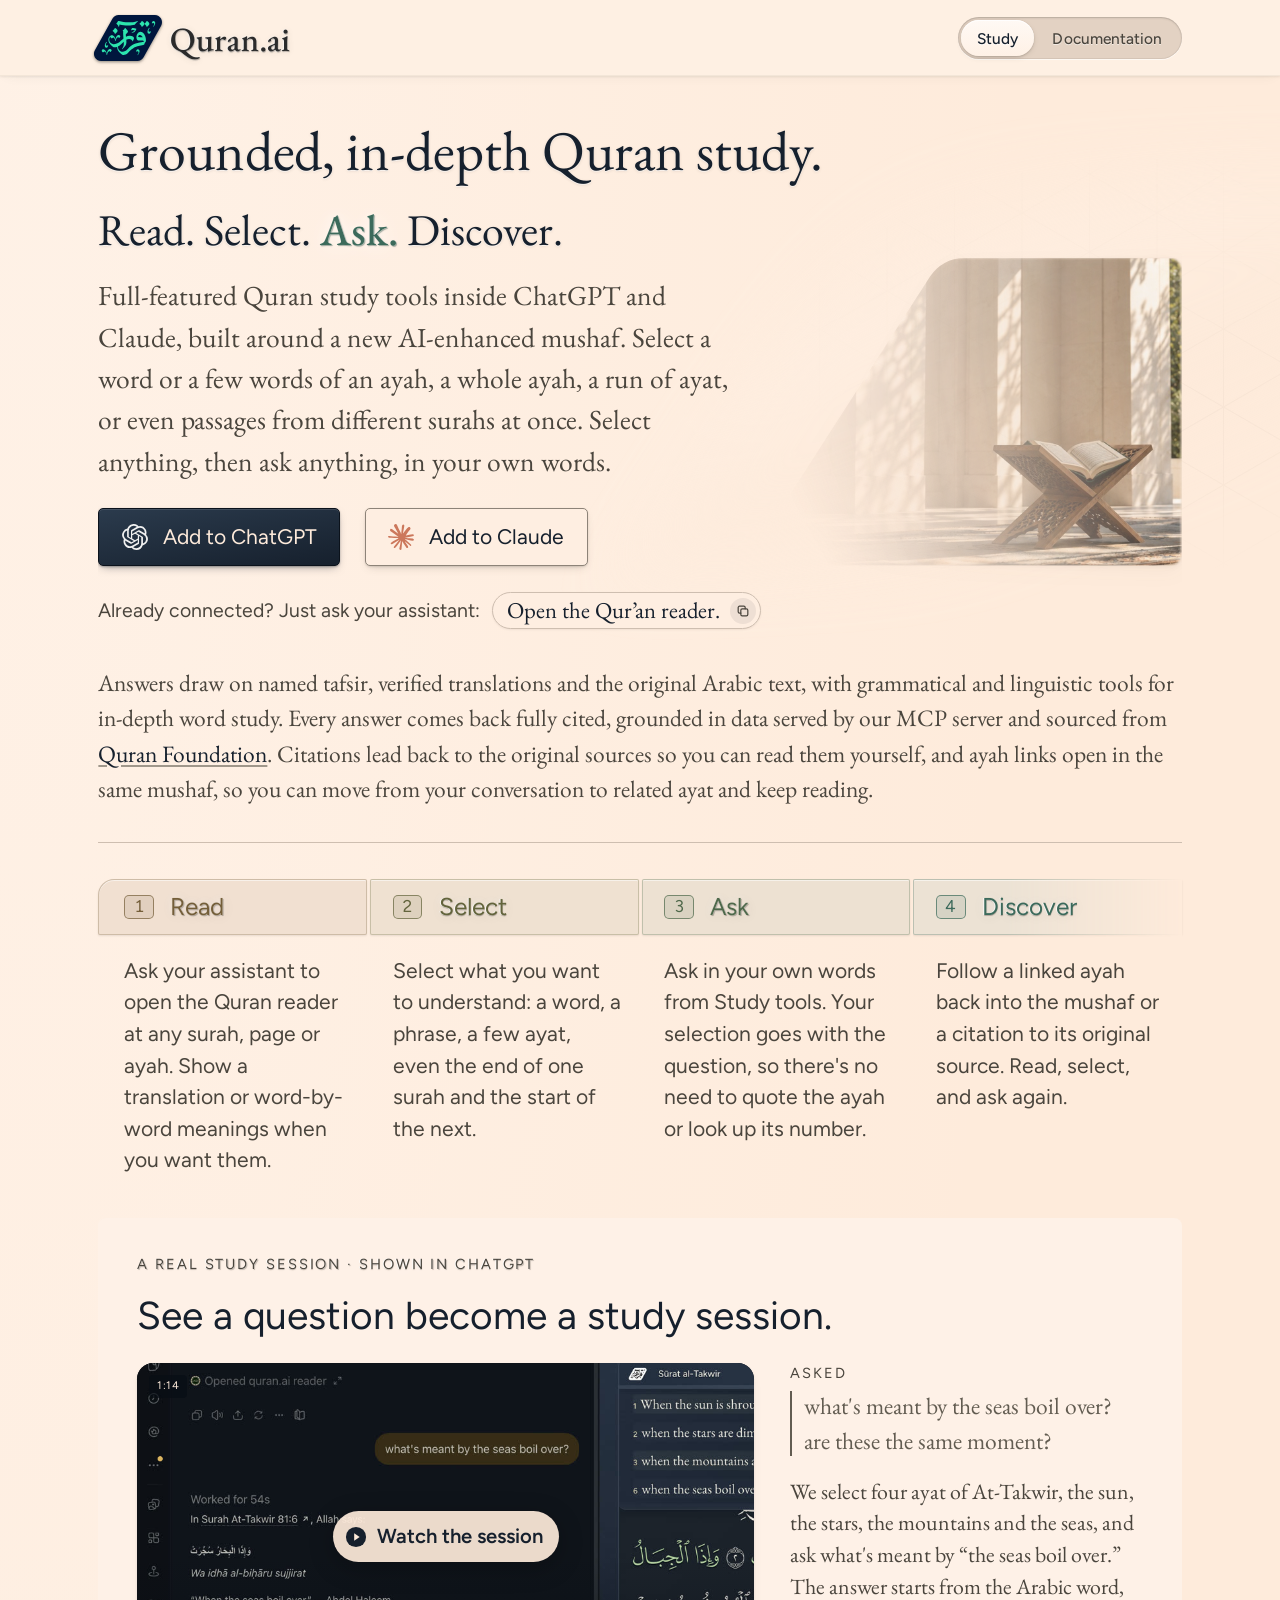
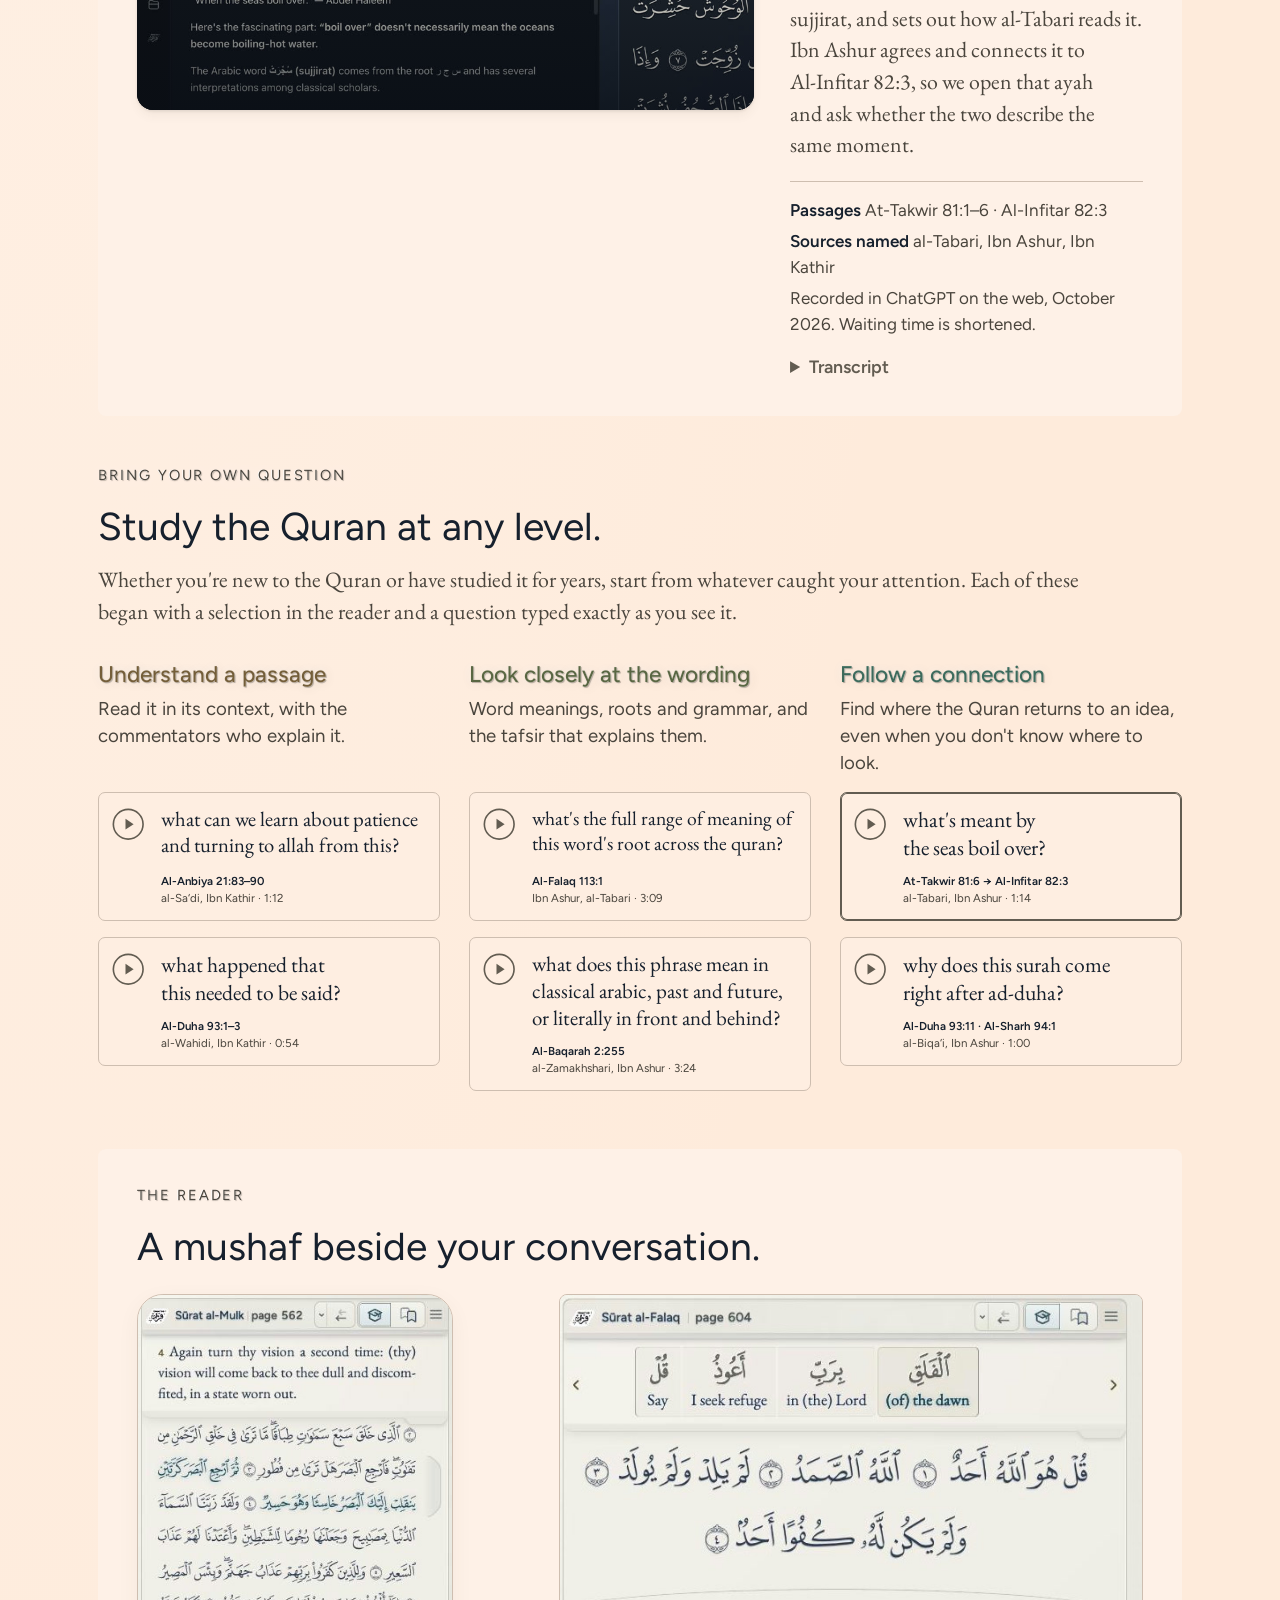
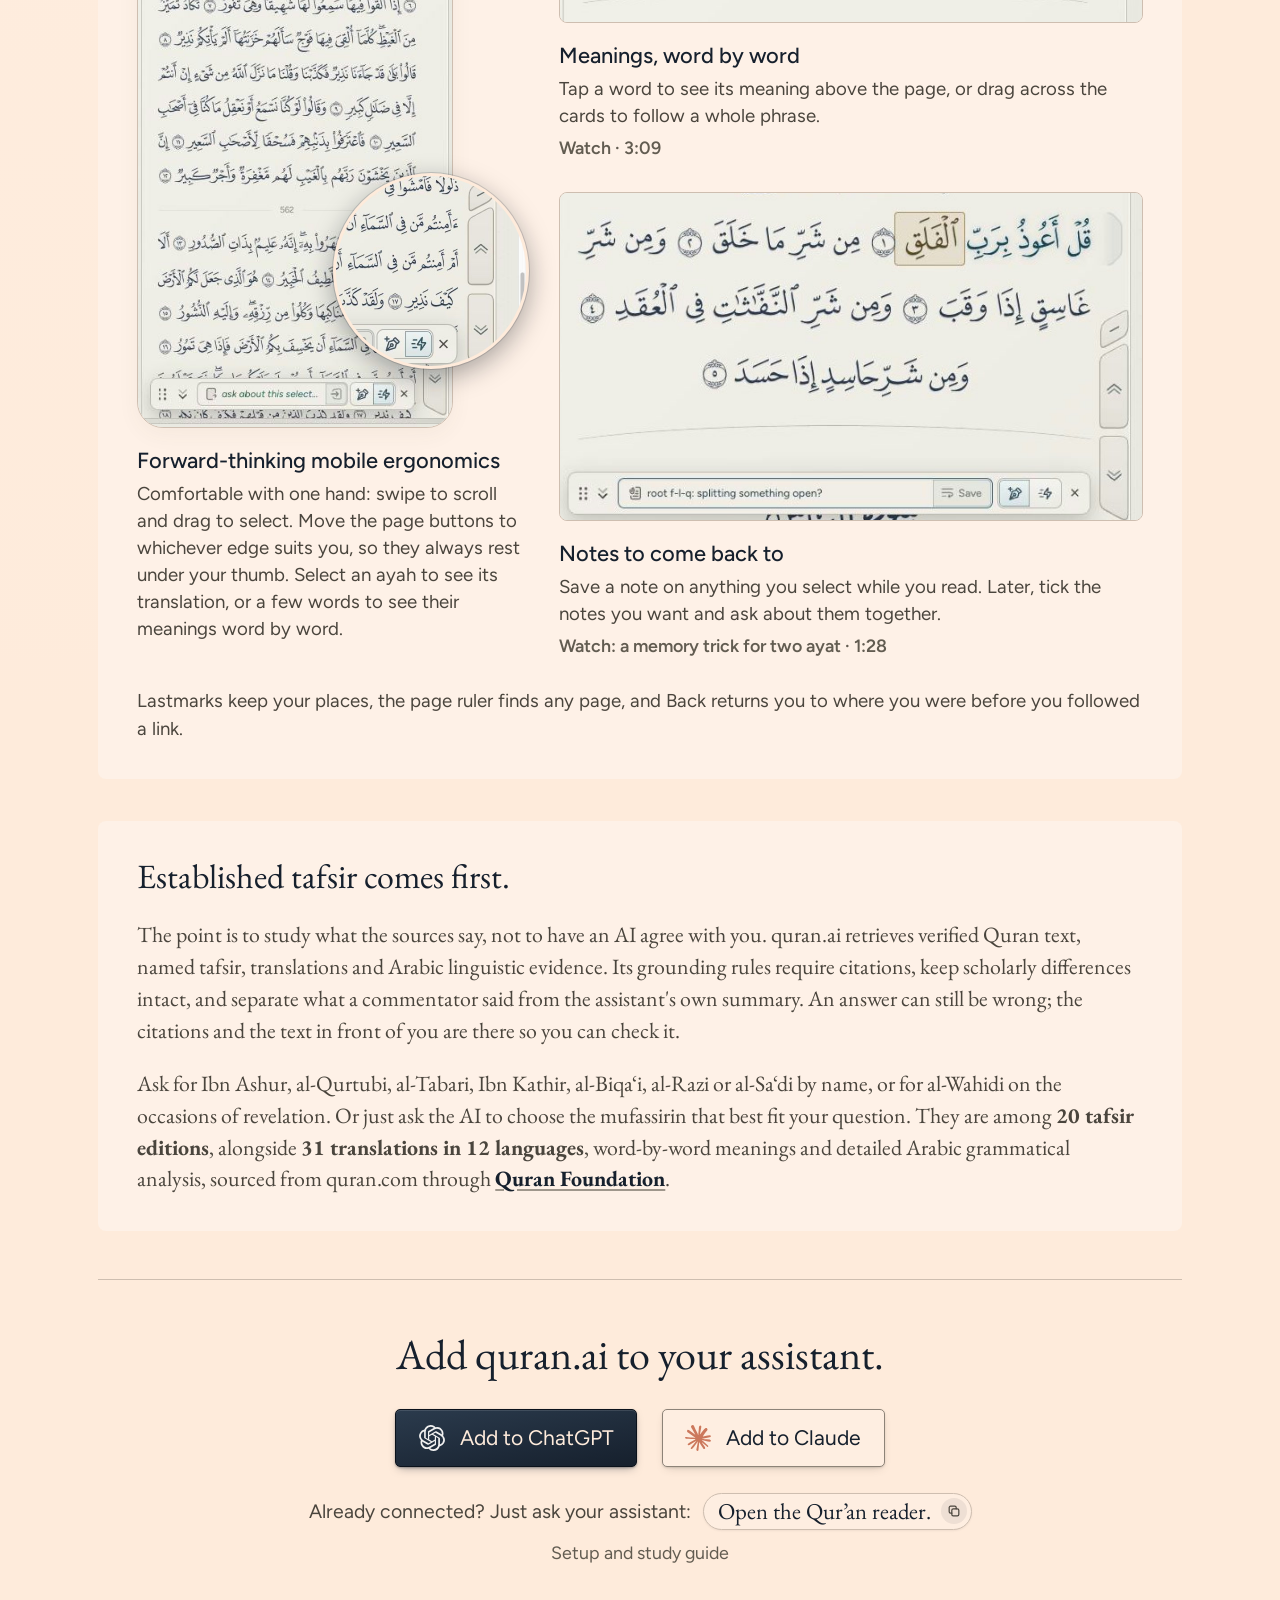
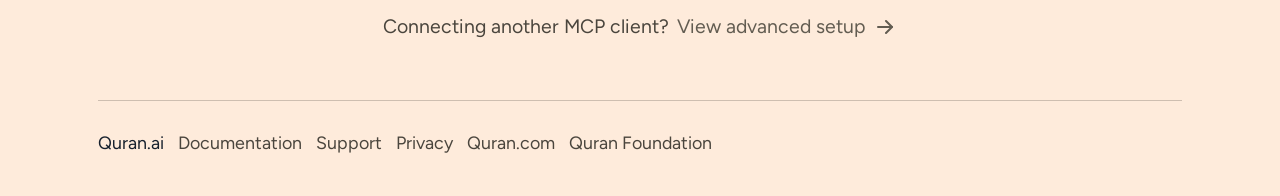
<file: index.html>
<!DOCTYPE html>
<html lang="en" data-theme="sepia">
<head>
  <!-- Google tag (gtag.js) -->
  <script async src="https://www.googletagmanager.com/gtag/js?id=G-6N91YL10CK"></script>
  <script>
    window.dataLayer = window.dataLayer || [];
    function gtag(){dataLayer.push(arguments);}
    gtag('js', new Date());
    gtag('config', 'G-6N91YL10CK');
  </script>
  <meta charset="UTF-8">
  <meta name="viewport" content="width=device-width, initial-scale=1.0">
  <script>
    (() => {
      document.documentElement.dataset.theme = matchMedia('(prefers-color-scheme: dark)').matches ? 'navy' : 'sepia';
    })();
  </script>

  <title>quran.ai — Grounded, in-depth Quran study</title>
  <meta name="description" content="Read the Quran in ChatGPT or Claude. Ask about its language and interpretation, compare named tafsir, and follow cited passages back into the reader.">
  <link rel="icon" type="image/png" sizes="16x16" href="/favicon-16.png?v=20261001">
  <link rel="icon" type="image/png" sizes="32x32" href="/favicon-32.png?v=20261001">
  <link rel="icon" type="image/png" sizes="48x48" href="/favicon-48.png?v=20261001">
  <link rel="apple-touch-icon" sizes="180x180" href="/apple-touch-icon.png?v=20261001">

  <meta property="og:type" content="website">
  <meta property="og:url" content="https://quran.ai">
  <meta property="og:title" content="quran.ai — Grounded, in-depth Quran study">
  <meta property="og:description" content="Read the Quran in ChatGPT or Claude. Ask about its language and interpretation, compare named tafsir, and follow cited passages back into the reader.">
  <meta property="og:image" content="https://quran.ai/og-image.png?v=20261004">
  <meta property="og:image:width" content="2400">
  <meta property="og:image:height" content="1260">
  <meta property="og:image:alt" content="quran.ai — Grounded, in-depth Quran study.">
  <meta property="og:site_name" content="quran.ai">

  <meta name="twitter:card" content="summary_large_image">
  <meta name="twitter:title" content="quran.ai — Grounded, in-depth Quran study">
  <meta name="twitter:description" content="Read the Quran in ChatGPT or Claude. Ask about its language and interpretation, compare named tafsir, and follow cited passages back into the reader.">
  <meta name="twitter:image" content="https://quran.ai/og-image.png?v=20261004">
  <meta name="twitter:image:alt" content="quran.ai — Grounded, in-depth Quran study.">

  <link rel="stylesheet" href="/styles.css?v=20261105">
</head>
<body>
  <div class="hero-atmosphere" aria-hidden="true" hidden></div>
  <div class="page-frame">
  <div class="site-shell" id="top">
    <header class="site-header">
      <a class="brand" href="#top" aria-label="quran.ai home">
        <span class="brand-symbol" aria-hidden="true"><img class="brand-symbol-sepia" src="/branding/symbol-navy.svg?v=20261105" alt="" width="74" height="51"><img class="brand-symbol-navy" src="/branding/symbol-white.svg?v=20261105" alt="" width="70" height="70"></span>
        <span class="brand-name">Quran.ai</span>
      </a>
      <nav class="main-nav" aria-label="Main navigation">
        <a class="nav-link" href="#study" aria-current="page">Study</a>
        <a class="nav-link" href="https://mcp.quran.ai/documentation">Documentation</a>
      </nav>
    </header>

    <main class="page-content">
      <section class="hero" id="study" aria-labelledby="hero-title">
        <div class="hero-copy">
          <h1 id="hero-title"> Grounded, in-depth Quran study.</h1>
          <p class="hero-subtitle">Read. Select. <strong>Ask.</strong> Discover.</p>
          <p class="hero-lead"> Full-featured Quran study tools inside ChatGPT and Claude, built around a new AI-enhanced mushaf. Select a word or a few words of an ayah, a whole ayah, a run of ayat, or even passages from different surahs at once. Select anything, then ask anything, in your own words.</p>
          <div class="actions">
            <a class="button button-primary" href="https://chatgpt.com/plugins/plugin_asdk_app_69aca72176f4819197186bc55da38fe0">
              <img class="button-mark openai-mark" src="/branding/openai-mark.svg?v=20261105" alt="" width="16" height="16">
              <span>Add to ChatGPT</span>
            </a>
            <a class="button button-secondary" href="https://claude.ai/customize/connectors/id/93841aad-73da-4cf4-8b25-80bac4f02f42">
              <img class="button-mark" src="/branding/claude-mark.svg?v=20261105" alt="" width="16" height="16">
              <span>Add to Claude</span>
            </a>
          </div>
          <p class="connected" style="grid-column:1 / -1"><span class="connected-label">Already connected? Just ask your assistant:</span> <button class="starter" type="button" onclick="copyStarter(this)" aria-label="Copy: Open the Qur'an reader."><span class="starter-text">Open the Qur’an reader.</span><span class="starter-icon" aria-hidden="true"><svg class="i-copy" viewBox="0 0 16 16"><rect x="5.5" y="5.5" width="8" height="8" rx="1.6"/><path d="M10.5 5.5v-1.4a1.6 1.6 0 0 0-1.6-1.6H4.1a1.6 1.6 0 0 0-1.6 1.6v4.8a1.6 1.6 0 0 0 1.6 1.6h1.4"/></svg><svg class="i-done" viewBox="0 0 16 16"><path d="M3.5 8.5l3 3 6-7"/></svg></span><span class="starter-tip" role="status"></span></button></p>
          <p class="hero-lead hero-lead-more" style="grid-column:1 / -1">Answers draw on named tafsir, verified translations and the original Arabic text, with grammatical and linguistic tools for in-depth word study. Every answer comes back fully cited, grounded in data served by our MCP server and sourced from <a class="inline-link" href="https://quran.org">Quran Foundation</a>. Citations lead back to the original sources so you can read them yourself, and ayah links open in the same mushaf, so you can move from your conversation to related ayat and keep reading.</p>
        </div>
        <div class="hero-photo-frame" aria-hidden="true">
          <div class="hero-photo-shadow">
            <div class="hero-photo-window">
              <img src="/branding/hero-open-rehal.jpg?v=20261105" alt="" width="1000" height="750">
            </div>
          </div>
        </div>
      </section>

      <section class="study-flow" aria-label="How to study">
        
        <ol class="steps">
          <li><div class="step-head"><span class="step-number" aria-hidden="true">1</span><h2>Read</h2></div><p>Ask your assistant to open the Quran reader at any surah, page or ayah. Show a translation or word-by-word meanings when you want them.</p></li>
          <li><div class="step-head"><span class="step-number" aria-hidden="true">2</span><h2>Select</h2></div><p>Select what you want to understand: a word, a phrase, a few ayat, even the end of one surah and the start of the next.</p></li>
          <li><div class="step-head"><span class="step-number" aria-hidden="true">3</span><h2>Ask</h2></div><p>Ask in your own words from Study tools. Your selection goes with the question, so there's no need to quote the ayah or look up its number.</p></li>
          <li><div class="step-head"><span class="step-number" aria-hidden="true">4</span><h2>Discover</h2></div><p>Follow a linked ayah back into the mushaf or a citation to its original source. Read, select, and ask again.</p></li>
        </ol>
      </section>

      <section class="section-panel" id="watch" aria-labelledby="watch-title">
        
        <p class="eyebrow">A real study session · shown in ChatGPT</p>
        <h2 id="watch-title">See a question become a study session.</h2>
        <div class="watch-grid">
          <figure class="player" id="player">
            <video id="player-video" preload="none" playsinline poster="/media/posters/seas-boil-over.jpg" src="/media/seas-boil-over.mp4"><track kind="captions" srclang="en" label="English" default src="/media/captions/seas-boil-over.vtt"></video>
            <span class="player-label" id="player-label">1:14</span>
            <button class="player-start" id="player-start" type="button" aria-label="Play the study session"><span><svg viewBox="0 0 24 24" aria-hidden="true"><circle cx="12" cy="12" r="11" fill="currentColor"/><path d="M10 8l6 4-6 4z" fill="#feebdb"/></svg>Watch the session</span></button>
          </figure>
          <div class="watch-copy" id="watch-copy">
            <p class="asked-label">Asked</p>
            <ul class="asked"><li>what's meant by the seas boil over?</li><li>are these the same moment?</li></ul>
            <p class="copy">We select four ayat of At-Takwir, the sun, the stars, the mountains and the seas, and ask what's meant by “the seas boil over.” The answer starts from the Arabic word, sujjirat, and sets out how al-Tabari reads it. Ibn Ashur agrees and connects it to Al-Infitar 82:3, so we open that ayah and ask whether the two describe the same moment.</p>
            <p class="watch-meta"><span><strong>Passages</strong> At-Takwir 81:1–6 · Al-Infitar 82:3</span><span><strong>Sources named</strong> al-Tabari, Ibn Ashur, Ibn Kathir</span><span>Recorded in ChatGPT on the web, October 2026. Waiting time is shortened.</span></p>
            <details class="transcript"><summary>Transcript</summary><div><p>Here&#x27;s At-Takwir in the reader, right beside our conversation.</p><p>Let&#x27;s select the ayat about the sun, the stars, the mountains</p><p>and the seas, and ask what&#x27;s meant by “the seas boil over.”</p><p>The answer goes straight to the key word, sujjirat, and its readings.</p><p>Al-Tabari records three readings, and prefers the seas filling until they overflow.</p><p>Ibn ʿĀshūr agrees, and links it to Al-Infitar 82:3.</p><p>Let&#x27;s follow that link. The same reader turns to Al-Infitar 82:3.</p><p>So we ask a follow-up: are these the same moment?</p><p>The two verses appear to describe the same</p><p>upheaval, it says, seen from slightly different angles.</p><p>But neither verse fixes the order, it notes, and if sujjirat means</p><p>set on fire, they may describe different transformations.</p></div></details>
          </div>
        </div>
      </section>

      <section class="plain-section" aria-labelledby="questions-title">
        
        <p class="eyebrow">Bring your own question</p>
        <h2 id="questions-title">Study the Quran at any level.</h2>
        <p class="section-intro">Whether you're new to the Quran or have studied it for years, start from whatever caught your attention. Each of these began with a selection in the reader and a question typed exactly as you see it.</p>
        <div class="families">
          <div class="family">
            <h3>Understand a passage</h3>
            <p>Read it in its context, with the commentators who explain it.</p>
            <button class="qcard" type="button" data-clip="patience" style="--k: 7.786"><svg class="qplay" viewBox="0 0 24 24" aria-hidden="true"><circle cx="12" cy="12" r="11" fill="none" stroke="currentColor" stroke-width="1.2"/><path d="M10 8l6 4-6 4z" fill="currentColor"/></svg><span><span class="qtext">what can we learn about patience and turning to allah from this?</span><span class="qref">Al-Anbiya 21:83–90</span><span class="qsrc">al-Sa‘di, Ibn Kathir · 1:12</span></span></button>
            <button class="qcard" type="button" data-clip="asbab" style="--k: 8.156"><svg class="qplay" viewBox="0 0 24 24" aria-hidden="true"><circle cx="12" cy="12" r="11" fill="none" stroke="currentColor" stroke-width="1.2"/><path d="M10 8l6 4-6 4z" fill="currentColor"/></svg><span><span class="qtext">what happened that this needed to be said?</span><span class="qref">Al-Duha 93:1–3</span><span class="qsrc">al-Wahidi, Ibn Kathir · 0:54</span></span></button>
          </div>
          <div class="family">
            <h3>Look closely at the wording</h3>
            <p>Word meanings, roots and grammar, and the tafsir that explains them.</p>
            <button class="qcard" type="button" data-clip="falaq" style="--k: 7.417"><svg class="qplay" viewBox="0 0 24 24" aria-hidden="true"><circle cx="12" cy="12" r="11" fill="none" stroke="currentColor" stroke-width="1.2"/><path d="M10 8l6 4-6 4z" fill="currentColor"/></svg><span><span class="qtext">what's the full range of meaning of this word's root across the quran?</span><span class="qref">Al-Falaq 113:1</span><span class="qsrc">Ibn Ashur, al-Tabari · 3:09</span></span></button>
            <button class="qcard" type="button" data-clip="phrase" style="--k: 7.900"><svg class="qplay" viewBox="0 0 24 24" aria-hidden="true"><circle cx="12" cy="12" r="11" fill="none" stroke="currentColor" stroke-width="1.2"/><path d="M10 8l6 4-6 4z" fill="currentColor"/></svg><span><span class="qtext">what does this phrase mean in classical arabic, past and future, or literally in front and behind?</span><span class="qref">Al-Baqarah 2:255</span><span class="qsrc">al-Zamakhshari, Ibn Ashur · 3:24</span></span></button>
          </div>
          <div class="family">
            <h3>Follow a connection</h3>
            <p>Find where the Quran returns to an idea, even when you don't know where to look.</p>
            <button class="qcard" type="button" data-clip="lead" style="--k: 8.156" aria-current="true"><svg class="qplay" viewBox="0 0 24 24" aria-hidden="true"><circle cx="12" cy="12" r="11" fill="none" stroke="currentColor" stroke-width="1.2"/><path d="M10 8l6 4-6 4z" fill="currentColor"/></svg><span><span class="qtext">what's meant by the seas boil over?</span><span class="qref">At-Takwir 81:6 → Al-Infitar 82:3</span><span class="qsrc">al-Tabari, Ibn Ashur · 1:14</span></span></button>
            <button class="qcard" type="button" data-clip="sharh" style="--k: 8.156"><svg class="qplay" viewBox="0 0 24 24" aria-hidden="true"><circle cx="12" cy="12" r="11" fill="none" stroke="currentColor" stroke-width="1.2"/><path d="M10 8l6 4-6 4z" fill="currentColor"/></svg><span><span class="qtext">why does this surah come right after ad-duha?</span><span class="qref">Al-Duha 93:11 · Al-Sharh 94:1</span><span class="qsrc">al-Biqa‘i, Ibn Ashur · 1:00</span></span></button>
          </div>
        </div>
      </section>

      <section class="section-panel" aria-labelledby="reader-title">
        
        <p class="eyebrow">The reader</p>
        <h2 id="reader-title">A mushaf beside your conversation.</h2>
        <div class="tiles">
          <figure class="tile tile-phone">
            <div class="phone-shot"><img class="for-sepia" src="/media/reader/phone-light.jpg" alt="The reader on a phone at Al-Mulk 67:4, with the ayah selected, its translation above the page, and the page buttons along the right edge."><img class="for-navy" src="/media/reader/phone-dark.jpg" alt="The reader on a phone at Al-Mulk 67:4, with the ayah selected, its translation above the page, and the page buttons along the right edge.">
              <span class="lens" aria-hidden="true"><img class="for-sepia" src="/media/reader/lens-light.jpg" alt=""><img class="for-navy" src="/media/reader/lens-dark.jpg" alt=""></span>
            </div>
            <figcaption><h3>Forward-thinking mobile ergonomics</h3><p>Comfortable with one hand: swipe to scroll and drag to select. Move the page buttons to whichever edge suits you, so they always rest under your thumb. Select an ayah to see its translation, or a few words to see their meanings word by word.</p></figcaption>
          </figure>
          <div class="tiles-stack">
            <figure class="tile tile-wide"><div class="wide-shot"><img class="for-sepia" src="/media/reader/words-light.jpg" alt="Word-by-word cards above Al-Falaq 113:1, with al-falaq selected: (of) the dawn."><img class="for-navy" src="/media/reader/words-dark.jpg" alt="Word-by-word cards above Al-Falaq 113:1, with al-falaq selected: (of) the dawn."></div><figcaption><h3>Meanings, word by word</h3><p>Tap a word to see its meaning above the page, or drag across the cards to follow a whole phrase.</p><a class="text-link" href="#watch" data-clip="falaq">Watch · 3:09</a></figcaption></figure>
            <figure class="tile tile-wide"><div class="wide-shot"><img class="for-sepia" src="/media/reader/notes-light.jpg" alt="Study tools in Ledger mode under Al-Falaq, with a note being saved on the selected word."><img class="for-navy" src="/media/reader/notes-dark.jpg" alt="Study tools in Ledger mode under Al-Falaq, with a note being saved on the selected word."></div><figcaption><h3>Notes to come back to</h3><p>Save a note on anything you select while you read. Later, tick the notes you want and ask about them together.</p><a class="text-link" href="#watch" data-clip="memory">Watch: a memory trick for two ayat · 1:28</a></figcaption></figure>
          </div>
        </div>
        <p class="tiles-more">Lastmarks keep your places, the page ruler finds any page, and Back returns you to where you were before you followed a link.</p>
      </section>

      <section class="section-panel sources-panel" aria-labelledby="sources-title">
        
        <h3 id="sources-title">Established tafsir comes first.</h3>
        <p>The point is to study what the sources say, not to have an AI agree with you. quran.ai retrieves verified Quran text, named tafsir, translations and Arabic linguistic evidence. Its grounding rules require citations, keep scholarly differences intact, and separate what a commentator said from the assistant's own summary. An answer can still be wrong; the citations and the text in front of you are there so you can check it.</p>
        <p>Ask for <span class="scholar-name">Ibn Ashur</span>, al-Qurtubi, al-Tabari, Ibn Kathir, al-Biqa‘i, al-Razi or al-Sa‘di by name, or for al-Wahidi on the occasions of revelation. Or just ask the AI to choose the mufassirin that best fit your question. They are among <strong>20 tafsir editions</strong>, alongside <strong>31 translations in 12 languages</strong>, word-by-word meanings and detailed Arabic grammatical analysis, sourced from quran.com through <a class="inline-link" href="https://quran.org"><strong>Quran Foundation</strong></a>.</p>
      </section>

      <section class="closing" aria-labelledby="closing-title">
        <h2 id="closing-title">Add quran.ai to your assistant.</h2>
        <div class="actions">
          <a class="button button-primary" href="https://chatgpt.com/plugins/plugin_asdk_app_69aca72176f4819197186bc55da38fe0"><img class="button-mark openai-mark" src="/branding/openai-mark.svg?v=20261105" alt="" width="16" height="16"><span>Add to ChatGPT</span></a>
          <a class="button button-secondary" href="https://claude.ai/customize/connectors/id/93841aad-73da-4cf4-8b25-80bac4f02f42"><img class="button-mark" src="/branding/claude-mark.svg?v=20261105" alt="" width="16" height="16"><span>Add to Claude</span></a>
        </div>
        <p class="connected"><span class="connected-label">Already connected? Just ask your assistant:</span> <button class="starter" type="button" onclick="copyStarter(this)" aria-label="Copy: Open the Qur'an reader."><span class="starter-text">Open the Qur’an reader.</span><span class="starter-icon" aria-hidden="true"><svg class="i-copy" viewBox="0 0 16 16"><rect x="5.5" y="5.5" width="8" height="8" rx="1.6"/><path d="M10.5 5.5v-1.4a1.6 1.6 0 0 0-1.6-1.6H4.1a1.6 1.6 0 0 0-1.6 1.6v4.8a1.6 1.6 0 0 0 1.6 1.6h1.4"/></svg><svg class="i-done" viewBox="0 0 16 16"><path d="M3.5 8.5l3 3 6-7"/></svg></span><span class="starter-tip" role="status"></span></button></p>
        <p class="closing-help"><a class="text-link" href="https://mcp.quran.ai/documentation#setup-and-connect">Setup and study guide</a></p>
      </section>

      <p class="technical-setup">Connecting another MCP client?
        <a class="text-link" href="https://mcp.quran.ai/documentation#advanced-setup"><span>View advanced setup</span><span class="text-link-arrow" aria-hidden="true"></span></a>
      </p>
    </main>

    <footer class="site-footer">
      <div class="footer-identity">
        <p>Quran.ai</p>
        <a href="https://mcp.quran.ai/documentation">Documentation</a>
        <a href="https://mcp.quran.ai/support">Support</a>
        <a href="https://mcp.quran.ai/privacy">Privacy</a>
        <a href="https://quran.com">Quran.com</a>
        <a href="https://quran.org">Quran Foundation</a>
      </div>
    </footer>
  </div>
  </div>
  <script src="/script.js?v=20261105"></script>
</body>
</html>
</file>
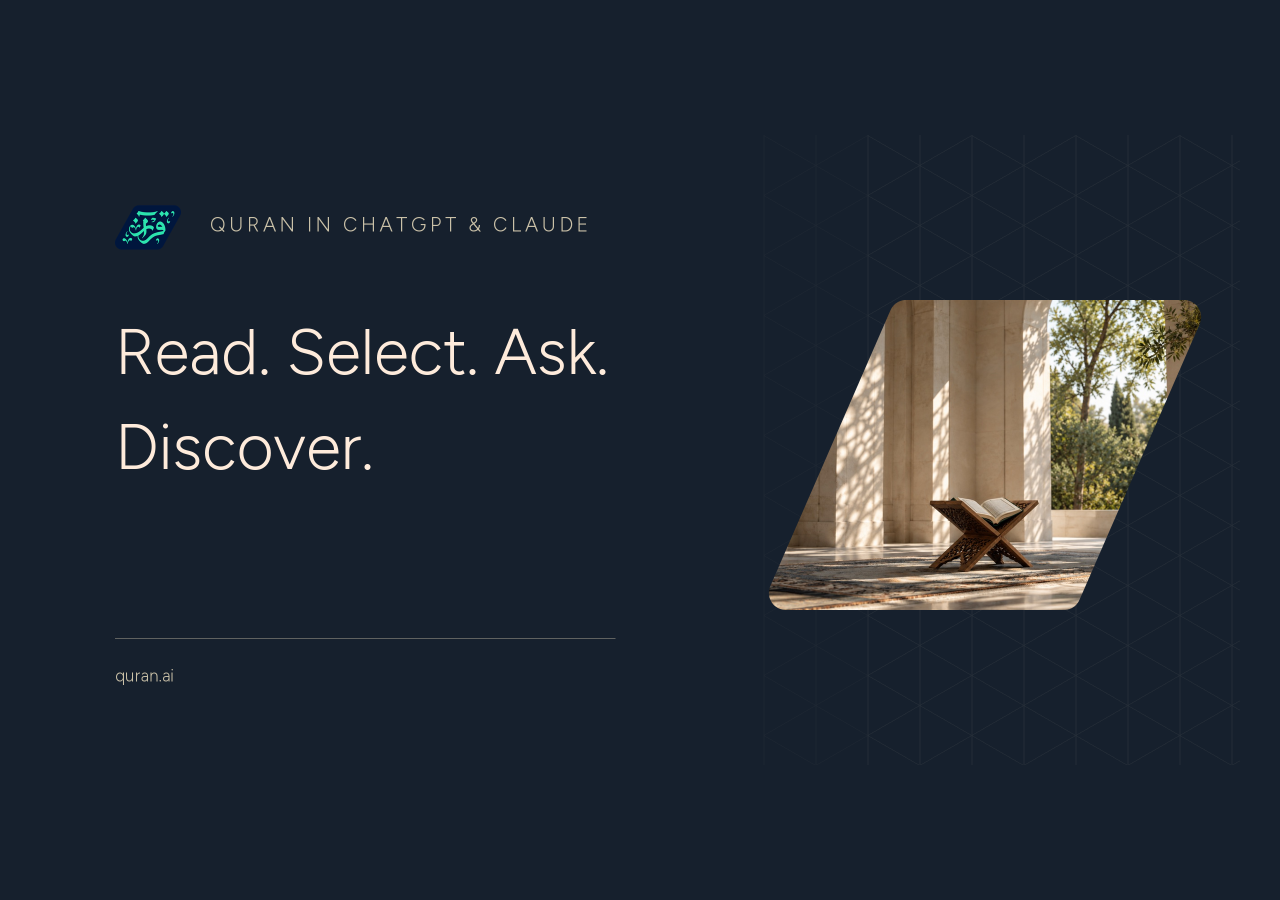
<file: og-image.html>
<!doctype html>
<html lang="en">
<head>
  <meta charset="utf-8">
  <meta name="viewport" content="width=device-width, initial-scale=1">
  <title>quran.ai social preview</title>
  <link rel="icon" type="image/png" sizes="32x32" href="/favicon-32.png?v=20261001">
  <style>html{color-scheme:dark;background:#16202d}body{margin:0;min-height:100vh;display:grid;place-items:center}img{display:block;width:100%;max-width:1200px;height:auto}</style>
</head>
<body><img src="/og-image.png?v=20261004" width="2400" height="1260" alt="quran.ai — Read. Select. Ask. Discover. Quran study in ChatGPT and Claude."></body>
</html>
</file>
<file: styles.css>
@font-face { font-family: "Figtree"; font-style: normal; font-weight: 300 900; font-display: swap; src: url("/branding/fonts/figtree/Figtree-VariableFont_wght.woff2") format("woff2"); }
@font-face { font-family: "Figtree"; font-style: italic; font-weight: 300 900; font-display: swap; src: url("/branding/fonts/figtree/Figtree-Italic-VariableFont_wght.woff2") format("woff2"); }

@font-face { font-family: "EB Garamond"; font-style: normal; font-weight: 400 800; font-display: swap; src: url("/branding/fonts/eb-garamond/EBGaramond-VariableFont_wght.woff2") format("woff2"); }
@font-face { font-family: "EB Garamond"; font-style: italic; font-weight: 400 800; font-display: swap; src: url("/branding/fonts/eb-garamond/EBGaramond-Italic-VariableFont_wght.woff2") format("woff2"); }

:root {
  --page-max-width: 1200px;
  --ref-navy: #16202d;
  --ref-sepia: #feebdb;
  --ref-gold: #cac1a8;
  --ref-white: #fff;
  --ref-warm-ink: #4a453d;
  --ref-logo-navy: #00163d;
  --ref-shadow-ink: #080d14;
  --surface: var(--ref-sepia);
  --text: var(--ref-navy);
  --muted: var(--ref-warm-ink);
  --panel: color-mix(in oklab, var(--ref-sepia) 68%, var(--ref-white));
  --card: color-mix(in oklab, var(--ref-sepia) 84%, var(--ref-white));
  --line: color-mix(in oklab, var(--ref-sepia) 75%, var(--ref-warm-ink));
  --control-line: color-mix(in oklab, var(--ref-sepia) 40%, var(--ref-warm-ink));
  --gold-ink: color-mix(in oklab, var(--ref-gold) 20%, var(--ref-warm-ink));
  --upper-light: color-mix(in oklab, var(--ref-sepia) 68%, var(--ref-white));
  --shadow: color-mix(in oklab, var(--ref-warm-ink) 8%, transparent);
  --image-shadow-near: color-mix(in oklab, var(--ref-warm-ink) 12%, transparent);
  --image-shadow-far: color-mix(in oklab, var(--ref-warm-ink) 5%, transparent);
  --aura-core: color-mix(in oklab, var(--surface) 80%, var(--ref-white));
  --aura-fringe: color-mix(in oklab, var(--surface) 98%, var(--ref-gold));
  --grid-line: color-mix(in oklab, var(--muted) 12%, transparent);
  --header-surface: color-mix(in oklab, var(--ref-sepia) 77%, var(--ref-white));
  --header-edge: color-mix(in oklab, var(--line) 22%, transparent);
  --header-shadow-near: color-mix(in oklab, var(--ref-warm-ink) 10%, transparent);
  --header-shadow-far: color-mix(in oklab, var(--ref-warm-ink) 7%, transparent);
  color-scheme: light;
}

:root[data-theme="navy"] { color-scheme: dark; }
*, *::before, *::after { box-sizing: border-box; }

html {
  scroll-behavior: smooth;
  overflow-x: clip;
  background: var(--surface);
}

body {
  position: relative;
  isolation: isolate;
  overflow-x: clip;
  margin: 0;
  min-width: 280px;
  min-height: 100vh;
  /* Continue the lighting through wide margins, anchored to the content's left edge. */
  background: radial-gradient(ellipse at max(0px, calc((100% - var(--page-max-width)) / 2)) 0, var(--upper-light), transparent 56%), var(--surface);
  color: var(--text);
  font-family: "Figtree", system-ui, sans-serif;
}

button, a { font: inherit; }
button { color: inherit; }
img { max-width: 100%; }

.page-frame {
  position: relative;
  z-index: 1;
  width: 100%;
  max-width: var(--page-max-width);
  min-height: 100vh;
  margin-inline: auto;
  container-type: inline-size;
}

.site-shell {
  --unit: calc(100cqw / 740);
  width: 100%;
  min-height: 100vh;
  isolation: isolate;
  color: var(--text);
  font-size: max(12px, calc(14 * var(--unit)));
  line-height: 1.5;
}

:root[data-theme="navy"] {
  --surface: var(--ref-navy);
  --text: var(--ref-sepia);
  --muted: color-mix(in oklab, var(--ref-sepia) 76%, var(--ref-navy));
  --panel: color-mix(in oklab, var(--ref-navy) 93%, var(--ref-sepia));
  --card: color-mix(in oklab, var(--ref-navy) 97%, var(--ref-sepia));
  --line: color-mix(in oklab, var(--ref-navy) 79%, var(--ref-sepia));
  --control-line: color-mix(in oklab, var(--ref-navy) 50%, var(--ref-sepia));
  --gold-ink: var(--ref-gold);
  --upper-light: color-mix(in oklab, var(--ref-navy) 93%, var(--ref-sepia));
  --shadow: color-mix(in oklab, var(--ref-logo-navy) 28%, transparent);
  --image-shadow-near: color-mix(in oklab, var(--ref-shadow-ink) 35%, transparent);
  --image-shadow-far: color-mix(in oklab, var(--ref-shadow-ink) 18%, transparent);
  --aura-core: color-mix(in oklab, var(--surface) 92%, var(--ref-gold));
  --header-surface: color-mix(in oklab, var(--ref-navy) 94%, var(--ref-sepia));
  --header-shadow-near: color-mix(in oklab, var(--ref-shadow-ink) 22%, transparent);
  --header-shadow-far: color-mix(in oklab, var(--ref-shadow-ink) 18%, transparent);
}

.site-header {
  display: flex;
  align-items: center;
  gap: calc(24 * var(--unit));
  padding: calc(6 * var(--unit)) calc(36 * var(--unit)) calc(6 * var(--unit)) calc(32 * var(--unit));
  position: relative;
  z-index: 2;
}

.site-header::before {
  content: "";
  position: absolute;
  z-index: -1;
  inset-block: 0;
  left: calc(50% - 50vw);
  width: 100vw;
  background: var(--header-surface);
  border-bottom: 1px solid var(--header-edge);
  box-shadow: 0 1px 2px var(--header-shadow-near), 0 5px 12px -6px var(--header-shadow-far);
  pointer-events: none;
}

.brand {
  display: flex;
  align-items: center;
  min-height: calc(44 * var(--unit));
  flex: none;
  gap: calc(11 * var(--unit));
  color: var(--text);
  text-decoration: none;
}

.brand-symbol {
  display: block;
  position: relative;
  width: calc(64 * var(--unit));
  height: calc(44 * var(--unit));
  flex: none;
}

.brand-symbol img { display: block; width: 100%; height: 100%; object-fit: contain; }
.brand-symbol img.brand-symbol-navy { display: none; position: absolute; width: 94.5946%; height: auto; left: 50%; top: 50%; transform: translate(-50%, -50.67%); }
[data-theme="navy"] .brand-symbol-sepia { display: none; }
[data-theme="navy"] .brand-symbol img.brand-symbol-navy { display: block; }
.brand-name { font-family: "Figtree", system-ui, sans-serif; font-size: max(19px, calc(19 * var(--unit))); font-weight: 600; letter-spacing: -.025em; }

.main-nav {
  display: flex;
  align-items: center;
  gap: calc(20 * var(--unit));
  margin-left: auto;
  align-self: center;
}

.nav-link {
  position: relative;
  padding: 9px 4px;
  color: var(--muted);
  font-weight: 500;
  transition: color 160ms ease, background 160ms ease;
  font-size: max(11px, calc(11 * var(--unit)));
  text-decoration: none;
  white-space: nowrap;
}

.nav-link:hover, .nav-link[aria-current="page"] { color: var(--text); }
.nav-link:hover { background: color-mix(in oklab, var(--text) 4%, transparent); border-radius: 3px; }

.nav-link[aria-current="page"]::after {
  content: "";
  position: absolute;
  right: 4px;
  bottom: 2px;
  left: 4px;
  height: 2px;
  background: var(--gold-ink);
}

/* Keep the hero in place beneath the more compact header. */
.page-content { padding: calc(39 * var(--unit)) calc(36 * var(--unit)) calc(18 * var(--unit)); }

.hero {
  position: relative;
  min-height: calc(255 * var(--unit));
  padding-top: calc(14 * var(--unit));
  overflow-x: clip;
  overflow-y: visible;
}

.hero-copy { position: relative; z-index: 1; display: grid; grid-template-columns: minmax(0, 1fr) calc(270 * var(--unit)); width: 100%; }
.hero h1, .hero-subtitle { grid-column: 1 / -1; }
.hero-lead, .hero .actions { grid-column: 1; }

h1, .hero-subtitle {
  font-family: "EB Garamond", Georgia, serif;
  font-weight: 400;
  letter-spacing: 0;
}

.hero h1 { margin: 0 0 calc(16 * var(--unit)); font-size: calc(34.5 * var(--unit)); line-height: 1.035; }
.hero-subtitle { margin: 0 0 calc(12 * var(--unit)); font-size: calc(27 * var(--unit)); line-height: 1.15; }
.hero-subtitle strong { color: var(--gold-ink); font-weight: 700; }

.hero-lead {
  margin: 0 0 calc(16 * var(--unit));
  color: var(--muted);
  font-family: "EB Garamond", Georgia, serif;
  font-size: calc(17 * var(--unit));
  line-height: 1.5;
}

.actions { display: flex; flex-wrap: wrap; gap: calc(15 * var(--unit)); }

.button {
  display: inline-flex;
  align-items: center;
  justify-content: center;
  gap: calc(9 * var(--unit));
  min-height: calc(36 * var(--unit));
  padding: calc(7 * var(--unit)) calc(14 * var(--unit));
  border: 1px solid var(--control-line);
  border-radius: 5px;
  color: inherit;
  font-size: max(12px, calc(13 * var(--unit)));
  text-decoration: none;
  white-space: nowrap;
  transition: box-shadow 160ms ease, transform 160ms ease;
}

.button-primary {
  border-color: var(--ref-gold);
  background: linear-gradient(145deg in oklab, color-mix(in oklab, var(--ref-gold) 94%, var(--ref-white)), var(--ref-gold));
  color: var(--ref-navy);
}

.button-secondary { background: var(--card); }
.button:hover { box-shadow: 0 3px 9px var(--shadow); transform: translateY(-1px); }

.button-mark {
  display: block;
  width: max(16px, calc(16 * var(--unit)));
  height: max(16px, calc(16 * var(--unit)));
  object-fit: contain;
  flex: none;
}

:root[data-theme="navy"] .openai-mark { filter: brightness(0) invert(94%); }

.text-link-arrow {
  display: inline-block;
  width: calc(15 * var(--unit));
  height: calc(15 * var(--unit));
  flex: none;
  background: currentColor;
  mask: url("/assets/arrow-right.svg") center / contain no-repeat;
}

.hero-photo-frame {
  position: absolute;
  top: 0;
  right: calc(-137 * var(--unit));
  width: calc(407 * var(--unit));
  height: calc(190 * var(--unit));
  isolation: isolate;
}

.hero-photo-shadow {
  position: absolute;
  inset: 0;
  filter: drop-shadow(0 calc(1 * var(--unit)) calc(1.5 * var(--unit)) var(--image-shadow-near))
    drop-shadow(0 calc(4 * var(--unit)) calc(6 * var(--unit)) var(--image-shadow-far));
}

.hero-atmosphere {
  position: absolute;
  inset: 0;
  overflow: hidden;
  pointer-events: none;
}

.hero-atmosphere::before, .hero-atmosphere::after {
  content: "";
  position: absolute;
}

.hero-atmosphere::after {
  left: calc(var(--photo-x) + 12 * var(--unit));
  top: calc(var(--photo-y) - 42 * var(--unit));
  width: calc(var(--photo-width) - 47 * var(--unit));
  height: calc(var(--photo-height) + 36 * var(--unit));
  border-radius: calc(18 * var(--unit));
  background: linear-gradient(150deg in oklab, transparent 3%, var(--aura-core) 29%, var(--aura-fringe) 53%, transparent 83%);
  filter: blur(calc(24 * var(--unit)));
  opacity: .65;
  transform: skewX(-32.7deg);
}

.hero-atmosphere::before {
  inset: 0;
  background: var(--grid-line);
  mask-image: url("/branding/isometric-grid.svg"), radial-gradient(ellipse var(--grid-rx) var(--grid-ry) at var(--grid-cx) var(--grid-cy), var(--ref-white) 6%, transparent 76%);
  mask-size: calc(83.1384387633 * var(--unit)) calc(48 * var(--unit)), 100% 100%;
  mask-position: var(--grid-x) var(--grid-y), 0 0;
  mask-repeat: repeat, no-repeat;
  mask-composite: intersect;
}

.hero-photo-window {
  position: absolute;
  inset: 0;
  overflow: hidden;
  mask: url("/branding/photo-mask.svg") 0 0 / 100% 100% no-repeat;
}

.hero-photo-window img { display: block; width: 100%; height: 100%; object-fit: cover; object-position: 50% 68%; }

.study-flow {
  margin: calc(22 * var(--unit)) 0 calc(26 * var(--unit));
  padding-top: calc(20 * var(--unit));
  border-top: 1px solid var(--line);
}

.steps { display: grid; grid-template-columns: repeat(4, minmax(0, 1fr)); gap: 0; margin: 0; padding: 0; list-style: none; }
.steps li { display: flex; flex-direction: column; align-items: flex-start; min-width: 0; gap: calc(10 * var(--unit)); padding-right: calc(20 * var(--unit)); }
.steps li + li { padding-left: calc(16 * var(--unit)); border-left: 1px solid color-mix(in oklab, var(--line) 25%, transparent); }

.step-number {
  display: flex;
  align-items: center;
  justify-content: center;
  width: calc(33 * var(--unit));
  height: calc(33 * var(--unit));
  border: 1px solid var(--line);
  border-radius: 50%;
  flex: none;
  font-family: "Figtree", system-ui, sans-serif;
}

.steps h2 { font-family: "Figtree", system-ui, sans-serif; font-weight: 400; letter-spacing: 0; margin: 1px 0 calc(7 * var(--unit)); font-size: max(13px, calc(15 * var(--unit))); line-height: 1.4; }
.steps p { margin: 0; color: var(--muted); font-family: "Figtree", system-ui, sans-serif; font-size: max(12px, calc(13 * var(--unit))); line-height: 1.5; }

.demonstration {
  display: grid;
  grid-template-columns: minmax(0, 1fr);
  align-items: center;
  gap: calc(36 * var(--unit));
  padding: calc(18 * var(--unit)) calc(20 * var(--unit)) calc(18 * var(--unit)) calc(28 * var(--unit));
  border-radius: 8px;
  background: var(--panel);
}

.eyebrow { margin: 0 0 calc(12 * var(--unit)); color: var(--muted); font-size: max(9px, calc(9 * var(--unit))); line-height: 1.5; letter-spacing: .13em; text-transform: uppercase; }
.demonstration h2 { font-family: "Figtree", system-ui, sans-serif; font-weight: 400; margin: 0 0 calc(10 * var(--unit)); font-size: calc(27 * var(--unit)); line-height: 1.02; }
.demonstration-copy > p:not(.eyebrow) { margin: 0; color: var(--muted); font-family: "EB Garamond", Georgia, serif; font-size: max(12px, calc(13 * var(--unit))); line-height: 1.4; }
.demonstration-copy > p:not(.eyebrow) + p { margin-top: 1em; }
.study-sources h3 { margin: 0 0 .65em; font-family: "EB Garamond", Georgia, serif; font-size: max(18px, calc(19 * var(--unit))); font-weight: 400; line-height: 1.2; }

.demonstration-link {
  display: block;
  width: 100%;
  overflow: hidden;
  border-radius: calc(14 * var(--unit));
  box-shadow: 0 calc(1 * var(--unit)) calc(1.5 * var(--unit)) var(--image-shadow-near), 0 calc(4 * var(--unit)) calc(6 * var(--unit)) var(--image-shadow-far);
}

.demonstration-link-dark { display: none; }
[data-theme="navy"] .demonstration-link-light { display: none; }
[data-theme="navy"] .demonstration-link-dark { display: block; }

.demonstration-photo { display: block; width: 100%; height: auto; object-fit: contain; transition: transform 220ms ease; }
.demonstration-link:hover .demonstration-photo { transform: scale(1.012); }
.demonstration-details { display: flex; justify-content: space-between; align-items: baseline; flex-wrap: wrap; gap: 12px 24px; margin-top: calc(-20 * var(--unit)); }
.demonstration-details .text-link { font-size: max(12px, calc(11 * var(--unit))); font-weight: 600; }
.button-documentation { margin-top: 20px; background: var(--card); font-weight: 500; }
.demonstration-caption { margin: 0; color: var(--muted); font-size: max(11px, calc(10 * var(--unit))); line-height: 1.5; }

.technical-setup { display: flex; align-items: center; flex-wrap: wrap; gap: 8px; margin: calc(22 * var(--unit)) 0 0; color: var(--muted); font-size: max(11px, calc(12 * var(--unit))); }
.text-link { display: inline-flex; align-items: center; gap: 7px; color: var(--gold-ink); text-decoration: none; }
.text-link:hover { text-decoration: underline; text-underline-offset: 4px; }


.site-footer {
  display: flex;
  align-items: center;
  justify-content: space-between;
  flex-wrap: wrap;
  gap: 12px 24px;
  margin: calc(18 * var(--unit)) calc(36 * var(--unit)) 0;
  padding: calc(18 * var(--unit)) 0 calc(24 * var(--unit));
  border-top: 1px solid var(--line);
  color: var(--muted);
  font-size: max(10px, calc(11 * var(--unit)));
}

.footer-identity { display: flex; align-items: center; flex-wrap: wrap; gap: 6px 14px; }
.footer-identity > p { margin: 0; color: var(--text); }
.footer-identity a { color: inherit; text-decoration: none; }
.footer-identity a:hover { color: var(--text); text-decoration: underline; text-underline-offset: 4px; }
a:focus-visible, button:focus-visible { outline: 3px solid var(--gold-ink); outline-offset: 3px; }

.sr-only {
  position: absolute;
  width: 1px;
  height: 1px;
  padding: 0;
  margin: -1px;
  overflow: hidden;
  clip: rect(0, 0, 0, 0);
  white-space: nowrap;
  border: 0;
}

@media (max-width: 620px) {
  .site-shell { --unit: 1px; font-size: 14px; }
  .site-header { padding: 8px 20px; gap: 16px; }
  .brand { min-height: 48px; }
  .brand { gap: 8px; }
  .brand-symbol { width: 52px; height: 36px; }
  .brand-name { font-size: 21px; }
  .main-nav { gap: 18px; }
  .nav-link { font-size: 12px; }
  .page-content { padding: 26px 22px 24px; }
  .hero { display: grid; grid-template-columns: minmax(0, 1fr); gap: 12px; min-height: 0; padding-top: 8px; }
  .hero-copy { display: contents; }
  .hero h1 { grid-row: 1; font-size: clamp(34px, 8.7cqw, 48px); line-height: 1.08; margin: 0; }
  .hero-subtitle { grid-row: 2; font-size: 22px; line-height: 1.25; margin: 0; }
  .hero-lead { grid-row: 3; max-width: none; margin: 0; font-size: 16px; line-height: 1.5; }
  .hero .actions { grid-row: 4; gap: 10px; margin: 0; align-self: end; }
  .hero .button { width: auto; min-width: 0; min-height: 44px; padding: 7px 12px; gap: 7px; font-size: 12px; }
  .hero-photo-frame, .hero-atmosphere { display: none; }
  .study-flow { margin: 24px 0; padding-top: 22px; }
  .steps { grid-template-columns: 1fr; gap: 16px; }
  .steps li { flex-direction: row; gap: 14px; }
  .steps li + li { padding-left: 0; border-left: 0; }
  .steps h2 { margin-bottom: 4px; font-size: 16px; }
  .steps p { font-size: 13px; line-height: 1.45; }
  .demonstration { grid-template-columns: 1fr; gap: 18px; padding: 20px; }
  .demonstration h2 { font-size: 28px; line-height: 1.1; }
  .demonstration h2 br { display: none; }
  .demonstration-copy > p:not(.eyebrow) { font-size: 14px; }
  .site-footer { margin: 18px 22px 0; padding-bottom: 28px; }
}

@media (max-width: 410px) {
  .site-header { padding: 8px 16px; gap: 10px; }
  .brand { min-height: 44px; }
  .brand-symbol { width: 44px; height: 30px; }
  .brand-name { font-size: 19px; }
  .main-nav { gap: 10px; }
  .nav-link { font-size: 11px; }
  .page-content { padding: 23px 20px 24px; }
  .hero h1 { font-size: clamp(31px, 8.7cqw, 35px); }
  .actions { gap: 10px; }
  .button { gap: 7px; }
  .site-footer { margin-right: 20px; margin-left: 20px; }
}

@media (pointer: coarse) { .site-shell a, .site-shell button { min-height: 44px; } }

@media (prefers-reduced-motion: reduce) {
  html { scroll-behavior: auto; }
  *, *::before, *::after { transition-duration: .01ms !important; }
}

:root[data-theme="navy"] .button-primary .openai-mark { filter: none; }

.scholar-name { white-space: nowrap; }

/* ── Study introduction, session player, question families and reader tiles ── */
.section-panel { margin-top: calc(26 * var(--unit)); padding: calc(22 * var(--unit)) calc(24 * var(--unit)); border-radius: 8px; background: var(--panel); }
.section-panel h2, .plain-section h2 { font-family: "Figtree", system-ui, sans-serif; font-weight: 400; margin: 0 0 calc(10 * var(--unit)); font-size: calc(24 * var(--unit)); line-height: 1.08; }
.section-intro { margin: 0; max-width: 46em; color: var(--muted); font-family: "EB Garamond", Georgia, serif; font-size: max(13px, calc(13.5 * var(--unit))); line-height: 1.45; }
.plain-section { margin-top: calc(30 * var(--unit)); }

.connected { display: flex; align-items: center; flex-wrap: wrap; gap: 8px 12px; margin: calc(16 * var(--unit)) 0 0; color: var(--muted); font-size: max(12px, calc(12 * var(--unit))); }
.starter { position: relative; display: inline-flex; align-items: center; gap: 10px; min-height: 0; padding: 4px 4px 4px 14px; border: 1px solid var(--line); border-radius: 999px; background: var(--card); color: var(--text); font: inherit; cursor: pointer; white-space: nowrap; box-shadow: 0 1px 2px var(--shadow); transition: border-color 160ms ease, box-shadow 160ms ease; }
.starter:hover { border-color: var(--control-line); box-shadow: 0 3px 9px var(--shadow); }
.starter-text { font-family: "EB Garamond", Georgia, serif; font-size: max(15px, calc(14 * var(--unit))); line-height: 1.2; }
.starter-icon { display: grid; place-items: center; width: 26px; height: 26px; border-radius: 50%; background: color-mix(in oklab, var(--text) 7%, transparent); color: var(--muted); }
.starter-icon svg { grid-area: 1 / 1; width: 14px; height: 14px; fill: none; stroke: currentColor; stroke-width: 1.4; stroke-linecap: round; stroke-linejoin: round; transition: opacity 140ms ease, transform 140ms ease; }
.starter .i-done { opacity: 0; transform: scale(.6); }
.starter.copied .i-copy { opacity: 0; transform: scale(.6); }
.starter.copied .i-done { opacity: 1; transform: none; color: var(--gold-ink); }
.starter-tip { position: absolute; left: 50%; bottom: calc(100% + 6px); transform: translateX(-50%); padding: 2px 8px; border-radius: 4px; background: var(--text); color: var(--surface); font-size: 11px; opacity: 0; pointer-events: none; transition: opacity 140ms ease; }
.starter.copied .starter-tip { opacity: 1; }
.hero-lead-more { max-width: 52em; margin: calc(22 * var(--unit)) 0 0; font-size: max(14px, calc(14.5 * var(--unit))); }
.inline-link { color: var(--text); text-decoration: underline; text-decoration-color: color-mix(in oklab, var(--gold-ink) 60%, transparent); text-underline-offset: 3px; }
.inline-link:hover { text-decoration-color: var(--gold-ink); }
.technical-setup { justify-content: center; }
.closing-help { margin: 10px 0 0; font-size: max(12px, calc(11 * var(--unit))); }
.hero-lead, .section-intro, .watch-copy p.copy, .tile p, .sources-panel p, .steps p { text-wrap: pretty; }
h1, h2, h3 { text-wrap: balance; }

/* Featured session */
.watch-grid { display: grid; grid-template-columns: minmax(0, 1.75fr) minmax(0, 1fr); gap: calc(22 * var(--unit)); align-items: start; margin-top: calc(16 * var(--unit)); }
.player { position: relative; margin: 0; overflow: hidden; aspect-ratio: 16 / 9; border-radius: calc(10 * var(--unit)); background: #0b1119; box-shadow: 0 calc(1 * var(--unit)) calc(1.5 * var(--unit)) var(--image-shadow-near), 0 calc(4 * var(--unit)) calc(6 * var(--unit)) var(--image-shadow-far); }
.player video, .player img { display: block; width: 100%; height: 100%; object-fit: cover; }
.player-start { position: absolute; inset: 0; display: grid; place-items: center; border: 0; background: linear-gradient(180deg, transparent 55%, rgba(8, 13, 20, .55)); cursor: pointer; }
.player-start[hidden] { display: none; }
.player-start span { display: inline-flex; align-items: center; gap: 10px; padding: 10px 16px 10px 12px; border-radius: 999px; background: color-mix(in oklab, var(--ref-sepia) 92%, transparent); color: var(--ref-navy); font-size: max(13px, calc(12.5 * var(--unit))); font-weight: 600; box-shadow: 0 6px 24px rgba(0,0,0,.25); }
.player-start svg { width: 22px; height: 22px; }
.player-label { position: absolute; left: 12px; top: 12px; padding: 3px 8px; border-radius: 4px; background: rgba(8, 13, 20, .7); color: #feebdb; font-size: 11px; letter-spacing: .04em; }
.asked-label { margin: 0 0 6px; color: var(--muted); font-size: max(10px, calc(9 * var(--unit))); letter-spacing: .13em; text-transform: uppercase; }
.watch-copy .asked { display: grid; gap: 4px; margin: 0 0 calc(12 * var(--unit)); padding: 0 0 0 12px; border-left: 2px solid var(--gold-ink); list-style: none; font-family: "EB Garamond", Georgia, serif; font-size: max(16px, calc(14.5 * var(--unit))); line-height: 1.3; color: var(--gold-ink); text-wrap: balance; }
.watch-copy p.copy { margin: 0 0 calc(12 * var(--unit)); color: var(--muted); font-family: "EB Garamond", Georgia, serif; font-size: max(14px, calc(13.5 * var(--unit))); line-height: 1.45; }
.watch-meta { display: grid; gap: 6px; margin: 0; padding-top: calc(10 * var(--unit)); border-top: 1px solid var(--line); color: var(--muted); font-size: max(11px, calc(10.5 * var(--unit))); }
.watch-meta strong { color: var(--text); font-weight: 600; }
.transcript { margin-top: calc(10 * var(--unit)); font-size: max(12px, calc(11 * var(--unit))); }
.transcript summary { color: var(--gold-ink); font-weight: 600; cursor: pointer; }
.transcript div { max-height: 16em; margin-top: 8px; overflow: auto; color: var(--muted); font-family: "EB Garamond", Georgia, serif; font-size: max(14px, calc(12.5 * var(--unit))); line-height: 1.45; }
.transcript p { margin: 0 0 .5em; }

/* Question families */
.families { display: grid; grid-template-columns: repeat(3, minmax(0, 1fr)); grid-template-rows: repeat(4, auto); column-gap: calc(18 * var(--unit)); row-gap: 0; margin-top: calc(18 * var(--unit)); }
/* Each family spans the four shared rows, so headings, intros and both card rows line up across columns. */
.family { display: grid; grid-row: span 4; grid-template-rows: subgrid; }
/* Navy theme: the white symbol, floating on a short shadow. */
[data-theme="navy"] .brand-symbol img.brand-symbol-navy { filter: drop-shadow(0 1px 1px rgb(0 0 0 / .6)) drop-shadow(0.5px calc(0.75 * var(--unit)) calc(1 * var(--unit)) rgb(0 0 0 / .62)); }
.brand-symbol img.brand-symbol-sepia { filter: drop-shadow(0 1px 1px rgb(74 69 61 / .32)) drop-shadow(0.5px calc(0.75 * var(--unit)) calc(1 * var(--unit)) rgb(74 69 61 / .34)); }
/* A quieter isometric grid behind the hero: half its former strength. */
:root, :root[data-theme="navy"] { --grid-line: color-mix(in oklab, var(--muted) 6%, transparent); }
/* Wordmark: larger, lowered and set just right of the rhombus's slant. */
.brand { gap: 0; }
.brand-name { margin-left: calc(3 * var(--unit)); font-size: max(20px, calc(21 * var(--unit))); letter-spacing: 0.1px; line-height: 1; transform: translateY(calc(1.5 * var(--unit) - 0.3px)); }
.brand-name { font-family: "EB Garamond", Georgia, serif; font-weight: 500; color: #2b2b2b; text-rendering: geometricPrecision; }
[data-theme="navy"] .brand-name { color: #dfdfdf; }
/* A sleeker bar: the brand at about 78% of its former size, tighter padding, slightly larger nav items. */
.site-header { padding-block: calc(6.5 * var(--unit)); }
.brand { min-height: calc(34 * var(--unit)); }
.brand-symbol { width: calc(45 * var(--unit)); height: calc(30.6 * var(--unit)); }
/* Nav: a recessed track; the current page floats on a raised chip, the others are engraved into the track. */
.main-nav { gap: 2px; padding: 3px; border-radius: 999px; background: color-mix(in oklab, var(--ref-sepia) 86%, var(--ref-warm-ink)); box-shadow: inset 0 1px 2px rgb(74 69 61 / .22), inset 0 0 0 1px rgb(74 69 61 / .08), 0 1px 0 rgb(255 255 255 / .6); }
.nav-link { padding: .42em 1.05em; border-radius: 999px; color: var(--muted); font-size: max(13px, calc(9.5 * var(--unit))); font-weight: 500; letter-spacing: .005em; text-shadow: 0 1px 0 rgb(255 255 255 / .55); transition: color 160ms ease, background-color 160ms ease, box-shadow 160ms ease; }
.nav-link::after { content: none !important; }
.nav-link:hover { background: transparent; color: var(--text); border-radius: 999px; }
.nav-link[aria-current="page"] { color: var(--text); background: linear-gradient(180deg in oklab, color-mix(in oklab, var(--ref-sepia) 30%, var(--ref-white)), color-mix(in oklab, var(--ref-sepia) 70%, var(--ref-white))); box-shadow: 0 1px 2px rgb(74 69 61 / .22), 0 2px 6px -2px rgb(74 69 61 / .25), inset 0 1px 0 rgb(255 255 255 / .9); text-shadow: 0 1px 0 rgb(255 255 255 / .8); }
[data-theme="navy"] .main-nav { background: color-mix(in oklab, var(--ref-navy) 82%, #000); box-shadow: inset 0 1px 2px rgb(0 0 0 / .45), inset 0 0 0 1px rgb(0 0 0 / .25), 0 1px 0 rgb(255 255 255 / .05); }
[data-theme="navy"] .nav-link { text-shadow: 0 -1px 0 rgb(0 0 0 / .55); }
[data-theme="navy"] .nav-link[aria-current="page"] { background: linear-gradient(180deg in oklab, color-mix(in oklab, var(--ref-navy) 78%, var(--ref-sepia)), color-mix(in oklab, var(--ref-navy) 86%, var(--ref-sepia))); box-shadow: 0 1px 2px rgb(0 0 0 / .5), 0 3px 8px -3px rgb(0 0 0 / .55), inset 0 1px 0 rgb(255 255 255 / .08); text-shadow: 0 1px 1px rgb(0 0 0 / .45); }
/* Less air between the bar and the headline. */
.page-content { padding-top: calc(22 * var(--unit)); }
.hero { padding-top: calc(6 * var(--unit)); }
@media (max-width: 620px) {
  .site-header { padding-block: 6px; }
  .brand { min-height: 40px; }
  .brand-symbol { width: 40px; height: 27px; }
  .brand-name { margin-left: 3px; font-size: 23px; transform: translateY(1px); }
  .nav-link { font-size: 13px; padding: .4em .9em; }
  .site-header { padding-block: 7.5px; }
  .page-content { padding-top: 18px; }
}
@media (max-width: 410px) {
  .brand-symbol { width: 36px; height: 24.3px; }
  .brand-name { margin-left: 2px; font-size: 21px; }
  .nav-link { font-size: 12px; }
}
/* Buttons: a clearer gold primary on sepia with a defined edge, and a resting shadow on both. */
.button { box-shadow: 0 1px 2px rgb(74 69 61 / .16), 0 4px 10px -4px rgb(74 69 61 / .28); }
.button:hover { box-shadow: 0 2px 3px rgb(74 69 61 / .18), 0 8px 18px -6px rgb(74 69 61 / .34); }
.button-primary { border-color: #0b121b; background: linear-gradient(170deg in oklab, #2b3b4d, #16202d); color: #feebdb; box-shadow: inset 0 1px 0 rgb(255 255 255 / .12), 0 1px 2px rgb(22 32 45 / .3), 0 4px 10px -4px rgb(22 32 45 / .5); }
.button-primary:hover { box-shadow: inset 0 1px 0 rgb(255 255 255 / .12), 0 2px 3px rgb(22 32 45 / .32), 0 8px 18px -6px rgb(22 32 45 / .55); }
.button-primary .openai-mark { filter: brightness(0) invert(94%); }
[data-theme="navy"] .button { box-shadow: 0 1px 2px rgb(8 13 20 / .5), 0 6px 14px -6px rgb(8 13 20 / .6); }
[data-theme="navy"] .button:hover { box-shadow: 0 2px 3px rgb(8 13 20 / .55), 0 10px 22px -8px rgb(8 13 20 / .7); }
[data-theme="navy"] .button-primary { color: var(--ref-navy); border-color: #e2dac4; background: linear-gradient(170deg in oklab, color-mix(in oklab, var(--ref-gold) 88%, var(--ref-white)), var(--ref-gold)); box-shadow: inset 0 1px 0 rgb(255 255 255 / .35), 0 1px 2px rgb(8 13 20 / .5), 0 6px 14px -6px rgb(8 13 20 / .6); }

/* Lift the headline and slogan off the page; Ask. gets its own warmer glow. */
.hero h1, .hero-subtitle { text-shadow: 0 1px 0 rgb(255 255 255 / .6), 0 1px 3px rgb(74 69 61 / .16); }
.hero-subtitle strong { color: #3c6a5b; font-weight: 500; text-shadow: -1px -1px 11px rgb(255 255 255 / .5), -0.5px -0.5px 0 rgb(255 255 255 / .9), 0.5px 1px 0 rgb(60 106 91 / .35), 0.5px 1px 1.5px rgb(74 69 61 / .25), 0.5px 1px 21.5px rgb(255 255 255 / .9); }
[data-theme="navy"] .hero h1, [data-theme="navy"] .hero-subtitle { text-shadow: 0 1px 2px rgb(8 13 20 / .6); }
[data-theme="navy"] .hero-subtitle strong { color: #b3d4bd; font-weight: 500; text-shadow: -1px -1px 11px #0000004d, -0.5px -0.5px 0 rgb(3 20 49 / 85%), 0.5px 1px 0 rgb(8 13 20 / .9), 0.5px 1px 1.5px rgb(8 13 20 / .55), 0 0 1px rgb(202 193 168 / .14), 0.5px 1px 21.5px rgb(0 0 0), 0 0 1px rgb(202 193 168 / .14); }
/* Step titles, column headings and eyebrows stand off the page with a lighter version of the Ask. treatment. */
.steps h2, .family h3, .eyebrow { text-shadow: -1px -1px 11px rgb(255 255 255 / .3), -0.5px -0.5px 0 rgb(255 255 255 / .9), 0.5px 1px 0 rgb(74 69 61 / .22), 0.5px 1px 1.5px rgb(74 69 61 / .15), 0.5px 1px 21.5px rgb(255 255 255); }
[data-theme="navy"] .steps h2, [data-theme="navy"] .family h3, [data-theme="navy"] .eyebrow { text-shadow: -1px -1px 11px #0000004d, -0.5px -0.5px 0 rgb(3 20 49 / 85%), 0.5px 1px 0 rgb(8 13 20 / .9), 0.5px 1px 1.5px rgb(8 13 20 / .55), 0 0 1px rgb(202 193 168 / .14), 0.5px 1px 21.5px rgb(0 0 0), 0 0 1px rgb(202 193 168 / .14); }
.steps h2, .family h3 { text-shadow: -1px -1px 7px rgb(255 255 255 / .55), -0.5px -0.5px 0 rgb(255 255 255 / .85), 0.5px 1px 0 rgb(74 69 61 / .28), 0.5px 1px 1.5px rgb(74 69 61 / .16), 0 0 1px rgb(122 92 40 / .14), 0.5px 1px 12px rgb(74 69 61 / .12), 0 0 1px rgb(122 92 40 / .14); }
[data-theme="navy"] .steps h2, [data-theme="navy"] .family h3 { text-shadow: -1px -1px 7px #282c345c, -0.5px -0.5px 0 rgb(3 20 49 / 85%), 0.5px 1px 0 rgb(8 13 20 / .9), 0.5px 1px 1.5px rgb(8 13 20 / .55), 0 0 1px rgb(202 193 168 / .14), 0.5px 1px 16.5px rgb(12 17 22 / 78%), 0 0 1px rgb(202 193 168 / .14); }
/* Steps: number and word inline, in four segments that read as pieces of one track. */
.study-flow { padding-top: calc(22 * var(--unit)); }
.steps { gap: 3px; }
.steps li, .steps li + li { gap: calc(12 * var(--unit)); padding: 0; border-left: 0; }
/* The segment's surface lives on ::before so Discover's can fade without fading its label. */
.step-head { position: relative; isolation: isolate; display: flex; align-items: center; gap: calc(10 * var(--unit)); width: 100%; padding: calc(7 * var(--unit)) calc(14 * var(--unit)); border-radius: 2px; }
.step-head::before { content: ""; position: absolute; inset: 0; z-index: -1; border: 1px solid color-mix(in oklab, var(--step) 28%, transparent); border-radius: inherit; background: color-mix(in oklab, var(--step) 9%, var(--card)); box-shadow: inset 0 1px 0 rgb(255 255 255 / .55), 0 1px 2px rgb(74 69 61 / .12); }
.steps li:first-child .step-head { border-radius: calc(10 * var(--unit)) 2px 2px 2px; padding-left: calc(16 * var(--unit)); }
/* Discover stays open: same slight corners, its surface fading out to the right. */
.steps li:last-child .step-head::before { mask-image: linear-gradient(to right, #000 35%, transparent 100%); mask-clip: no-clip; }
.steps .step-number { width: auto; min-width: 1.75em; height: 1.45em; padding: 0 .4em; border-radius: 5px; background: color-mix(in oklab, var(--step) 12%, transparent); font-size: max(11px, calc(10.5 * var(--unit))); font-variant-numeric: tabular-nums; line-height: 1; }
.steps h2 { margin: 0; }
.steps p { padding-inline: calc(14 * var(--unit)) calc(10 * var(--unit)); }
.steps li:first-child p { padding-left: calc(16 * var(--unit)); }
[data-theme="navy"] .step-head::before { background: color-mix(in oklab, var(--step) 7%, var(--card)); box-shadow: inset 0 1px 0 rgb(255 255 255 / .04), 0 1px 2px rgb(0 0 0 / .35); }
@media (max-width: 620px) {
  .steps { gap: 18px; }
  .steps li { flex-direction: column; gap: 8px; }
  .steps li:first-child .step-head { border-radius: 14px 2px 2px 2px; }
  .steps li:last-child .step-head::before { mask-image: linear-gradient(to bottom, #000 30%, transparent 100%); }
  .step-head { padding: 9px 14px; }
  .steps p, .steps li:first-child p { padding-inline: 14px; }
}
/* Wordmark: the same lift as the headings, with tighter, less spread blur layers. */
.brand-name { text-shadow: -0.5px -0.5px 3px rgb(255 255 255 / .5), -0.5px -0.5px 0 rgb(255 255 255 / .85), 0.5px 1px 0 rgb(74 69 61 / .28), 0.5px 1px 1.5px rgb(74 69 61 / .18), 0.5px 1px 6px rgb(74 69 61 / .12); }
[data-theme="navy"] .brand-name { text-shadow: -0.5px -0.5px 4px #282c345c, -0.5px -0.5px 0 rgb(3 20 49 / 85%), 0.5px 1px 0 rgb(8 13 20 / .9), 0.5px 1px 1.5px rgb(8 13 20 / .55), 0.5px 1px 7px rgb(12 17 22 / 70%); }
/* The four steps use the same gold-to-mint ramp over four stops. */
.steps li:nth-child(1) { --step: #745e39; } .steps li:nth-child(2) { --step: #63643c; } .steps li:nth-child(3) { --step: #4e684a; } .steps li:nth-child(4) { --step: #3c6a5b; }
[data-theme="navy"] .steps li:nth-child(1) { --step: #cac1a8; } [data-theme="navy"] .steps li:nth-child(2) { --step: #bdc4a3; } [data-theme="navy"] .steps li:nth-child(3) { --step: #a9c7a7; } [data-theme="navy"] .steps li:nth-child(4) { --step: #91c8b4; }
.steps .step-number { border-color: color-mix(in oklab, var(--step) 70%, transparent); color: var(--step); }
.steps h2 { color: var(--step); }
/* The three headings step from gold to mint, so the colour reads as a progression. */
.family:nth-child(1) { --fam: #745e39; } .family:nth-child(2) { --fam: #596642; } .family:nth-child(3) { --fam: #3c6a5b; }
[data-theme="navy"] .family:nth-child(1) { --fam: #cac1a8; } [data-theme="navy"] .family:nth-child(2) { --fam: #b3c5a3; } [data-theme="navy"] .family:nth-child(3) { --fam: #91c8b4; }
.family h3 { margin: 0 0 4px; color: var(--fam); font-family: "Figtree", system-ui, sans-serif; font-weight: 500; font-size: max(14px, calc(14 * var(--unit))); }
.family > p { margin: 0 0 calc(10 * var(--unit)); color: var(--muted); font-size: max(12px, calc(11.5 * var(--unit))); line-height: 1.45; }
.qcard { display: grid; align-self: start; grid-template-columns: auto minmax(0, 1fr); align-items: start; gap: calc(10 * var(--unit)); width: 100%; margin: 0 0 calc(10 * var(--unit)); padding: calc(8 * var(--unit)); border: 1px solid var(--line); border-radius: 7px; background: var(--card); color: inherit; text-align: left; cursor: pointer; transition: border-color 160ms ease, box-shadow 160ms ease, transform 160ms ease; }
.qcard:hover { box-shadow: 0 3px 9px var(--shadow); transform: translateY(-1px); }
.qcard[aria-current="true"] { border-color: var(--gold-ink); box-shadow: inset 0 0 0 1px var(--gold-ink); }
.qplay { width: max(22px, calc(20 * var(--unit))); height: max(22px, calc(20 * var(--unit))); margin-top: 2px; color: var(--gold-ink); }
/* Each question sets --k so it wraps to two lines (the long Ayat al-Kursi one to three); sizing it in cqi keeps those breaks at every width. */
.qtext { display: block; font-family: "EB Garamond", Georgia, serif; font-size: max(16px, calc(13.6 * var(--unit))); line-height: 1.28; color: var(--text); text-wrap: balance; }
@supports (font-size: 1cqi) { .qcard > span { container-type: inline-size; } .qtext { font-size: calc(var(--k) * 1cqi); min-height: calc(2 * 1.28 * 8.156cqi); } }
.qref, .qsrc { display: block; overflow: hidden; text-overflow: ellipsis; white-space: nowrap; font-size: max(11.5px, calc(10.2 * var(--unit))); line-height: 1.45; }
.qcard > span { display: flex; flex-direction: column; align-self: stretch; min-width: 0; }
.qref { margin-top: auto; padding-top: max(12px, calc(10 * var(--unit))); color: var(--text); font-weight: 600; }
.qsrc { color: var(--muted); }

/* Reader tiles */
.for-navy { display: none !important; }
[data-theme="navy"] .for-navy { display: block !important; }
[data-theme="navy"] .for-sepia { display: none !important; }
.tiles { display: grid; grid-template-columns: minmax(0, .66fr) minmax(0, 1fr); gap: calc(22 * var(--unit)); margin-top: calc(16 * var(--unit)); align-items: start; }
.tiles-stack { display: grid; gap: calc(18 * var(--unit)); }
.tile { margin: 0; }
.phone-shot { position: relative; margin-right: 18%; }
.phone-shot > img { display: block; width: 100%; border-radius: calc(16 * var(--unit)); border: 1px solid var(--line); box-shadow: 0 calc(4 * var(--unit)) calc(14 * var(--unit)) var(--image-shadow-far); }
.lens { position: absolute; right: -24%; bottom: 8%; width: 62%; aspect-ratio: 1; overflow: hidden; border-radius: 50%; border: 3px solid color-mix(in oklab, var(--ref-sepia) 85%, transparent); background: var(--surface); box-shadow: 0 8px 26px rgba(8, 13, 20, .35), 0 0 0 1px rgba(8, 13, 20, .15); }
.lens img { display: block; width: 100%; height: 100%; object-fit: cover; object-position: 78% 52%; }
.wide-shot img { display: block; width: 100%; aspect-ratio: 16 / 9; object-fit: cover; object-position: 50% 0; border-radius: 8px; border: 1px solid var(--line); }
.tile h3 { margin: calc(10 * var(--unit)) 0 3px; font-family: "Figtree", system-ui, sans-serif; font-weight: 500; font-size: max(14px, calc(13.5 * var(--unit))); }
.tile p { margin: 0; color: var(--muted); font-size: max(12px, calc(11.5 * var(--unit))); line-height: 1.45; }
.tile .text-link { margin-top: 6px; font-size: max(12px, calc(11 * var(--unit))); font-weight: 600; }
.tiles-more { margin: calc(16 * var(--unit)) 0 0; color: var(--muted); font-size: max(12px, calc(11.5 * var(--unit))); }

.sources-panel h3 { margin: 0 0 .65em; font-family: "EB Garamond", Georgia, serif; font-size: max(20px, calc(21 * var(--unit))); font-weight: 400; line-height: 1.2; }
.sources-panel p { margin: 0; max-width: 52em; color: var(--muted); font-family: "EB Garamond", Georgia, serif; font-size: max(14px, calc(13.5 * var(--unit))); line-height: 1.45; }
.sources-panel p + p { margin-top: 1em; }

.closing { margin-top: calc(30 * var(--unit)); padding: calc(26 * var(--unit)) 0 calc(6 * var(--unit)); border-top: 1px solid var(--line); text-align: center; }
.closing h2 { margin: 0 0 calc(14 * var(--unit)); font-family: "EB Garamond", Georgia, serif; font-weight: 400; font-size: calc(26 * var(--unit)); }
.closing .actions, .closing .connected { justify-content: center; }


@media (max-width: 860px) {
  .families { grid-template-columns: 1fr; grid-template-rows: none; }
  .family { grid-row: auto; grid-template-rows: none; grid-template-columns: repeat(2, minmax(0, 1fr)); column-gap: 12px; }
  .family > h3, .family > p { grid-column: 1 / -1; }
}
@media (max-width: 620px) {
  .family { grid-template-columns: 1fr; }
  .section-panel { padding: 20px; }
  .section-panel h2, .plain-section h2 { font-size: 26px; }
  .watch-grid, .families { grid-template-columns: 1fr; }
  .family > p { min-height: 0; }
  
  .tiles { grid-template-columns: 1fr; }
  .tile-phone { max-width: 300px; }
  .closing h2 { font-size: 26px; }
}
</file>
